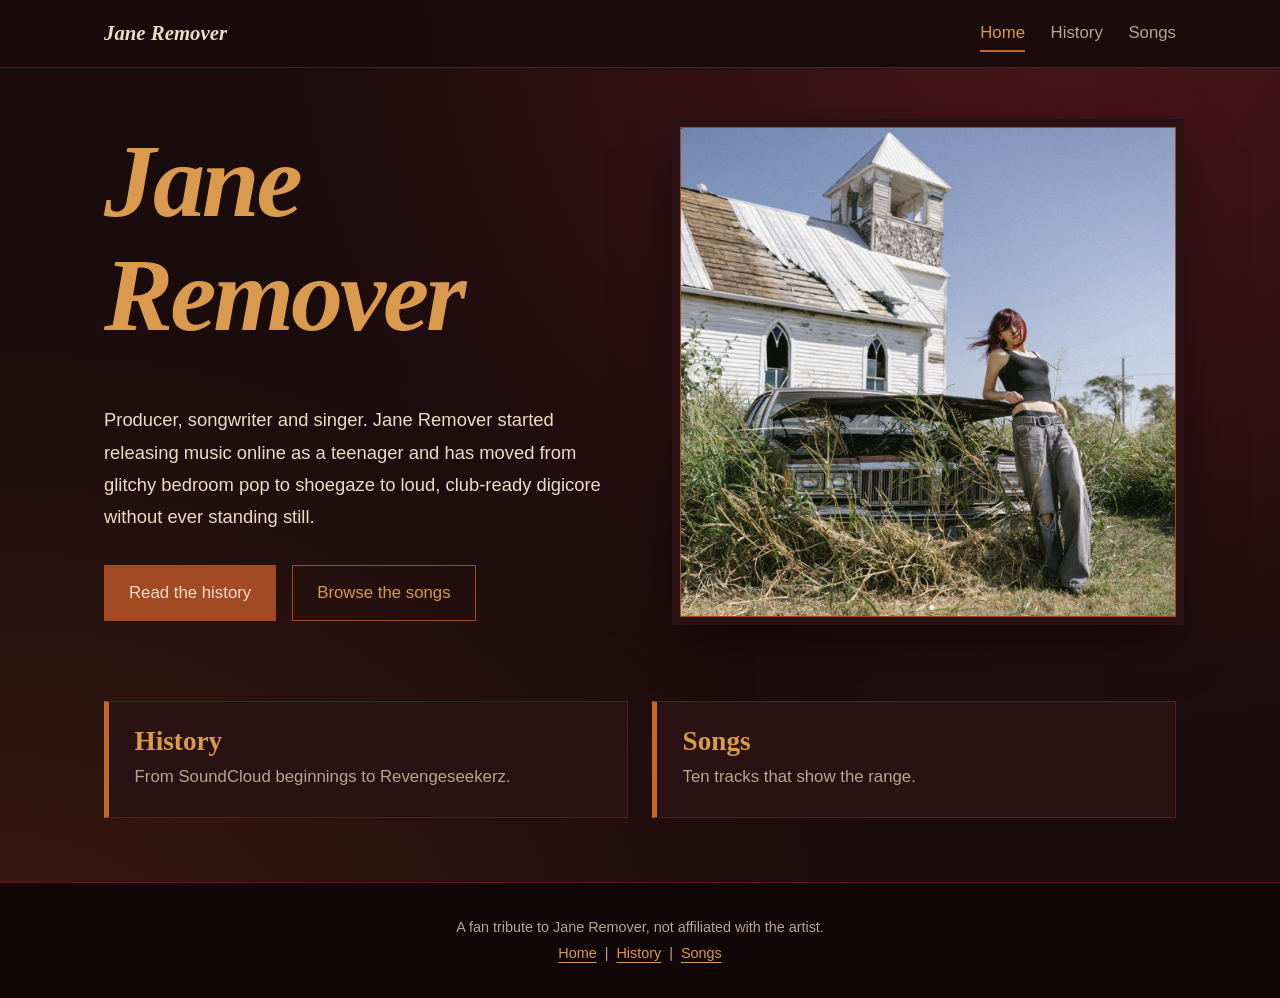
<file: index.html>
<!DOCTYPE html>
<html lang="en">
<head>
<meta charset="utf-8">
<meta name="viewport" content="width=device-width, initial-scale=1">
<title>Jane Remover: A Fan Tribute</title>
<link rel="stylesheet" href="style.css">
</head>
<body>
<header class="top"><div>
  <a class="brand" href="index.html">Jane Remover</a>
  <nav aria-label="Main">
    <a href="index.html" aria-current="page">Home</a>
    <a href="history.html">History</a>
    <a href="songs.html">Songs</a>
  </nav>
</div></header>
<main>
<section class="hero">
  <div>
    <h1>Jane Remover</h1>
    <p class="lede">Producer, songwriter and singer. Jane Remover started releasing music online as a teenager and has moved from glitchy bedroom pop to shoegaze to loud, club-ready digicore without ever standing still.</p>
    <div class="btns">
      <a class="btn" href="history.html">Read the history</a>
      <a class="btn alt" href="songs.html">Browse the songs</a>
    </div>
  </div>
  <figure class="frame">
    <img src="church.png" alt="A person with red hair leaning on an abandoned car in tall grass in front of a weathered white church under a blue sky">
  </figure>
</section>
<section class="paths" aria-label="Explore the site">
  <a href="history.html"><h2>History</h2><p>From SoundCloud beginnings to Revengeseekerz.</p></a>
  <a href="songs.html"><h2>Songs</h2><p>Ten tracks that show the range.</p></a>
</section>
</main>
<footer>A fan tribute to Jane Remover, not affiliated with the artist.<br>
<a href="index.html">Home</a> &nbsp;|&nbsp; <a href="history.html">History</a> &nbsp;|&nbsp; <a href="songs.html">Songs</a></footer>
</body>
</html>
</file>
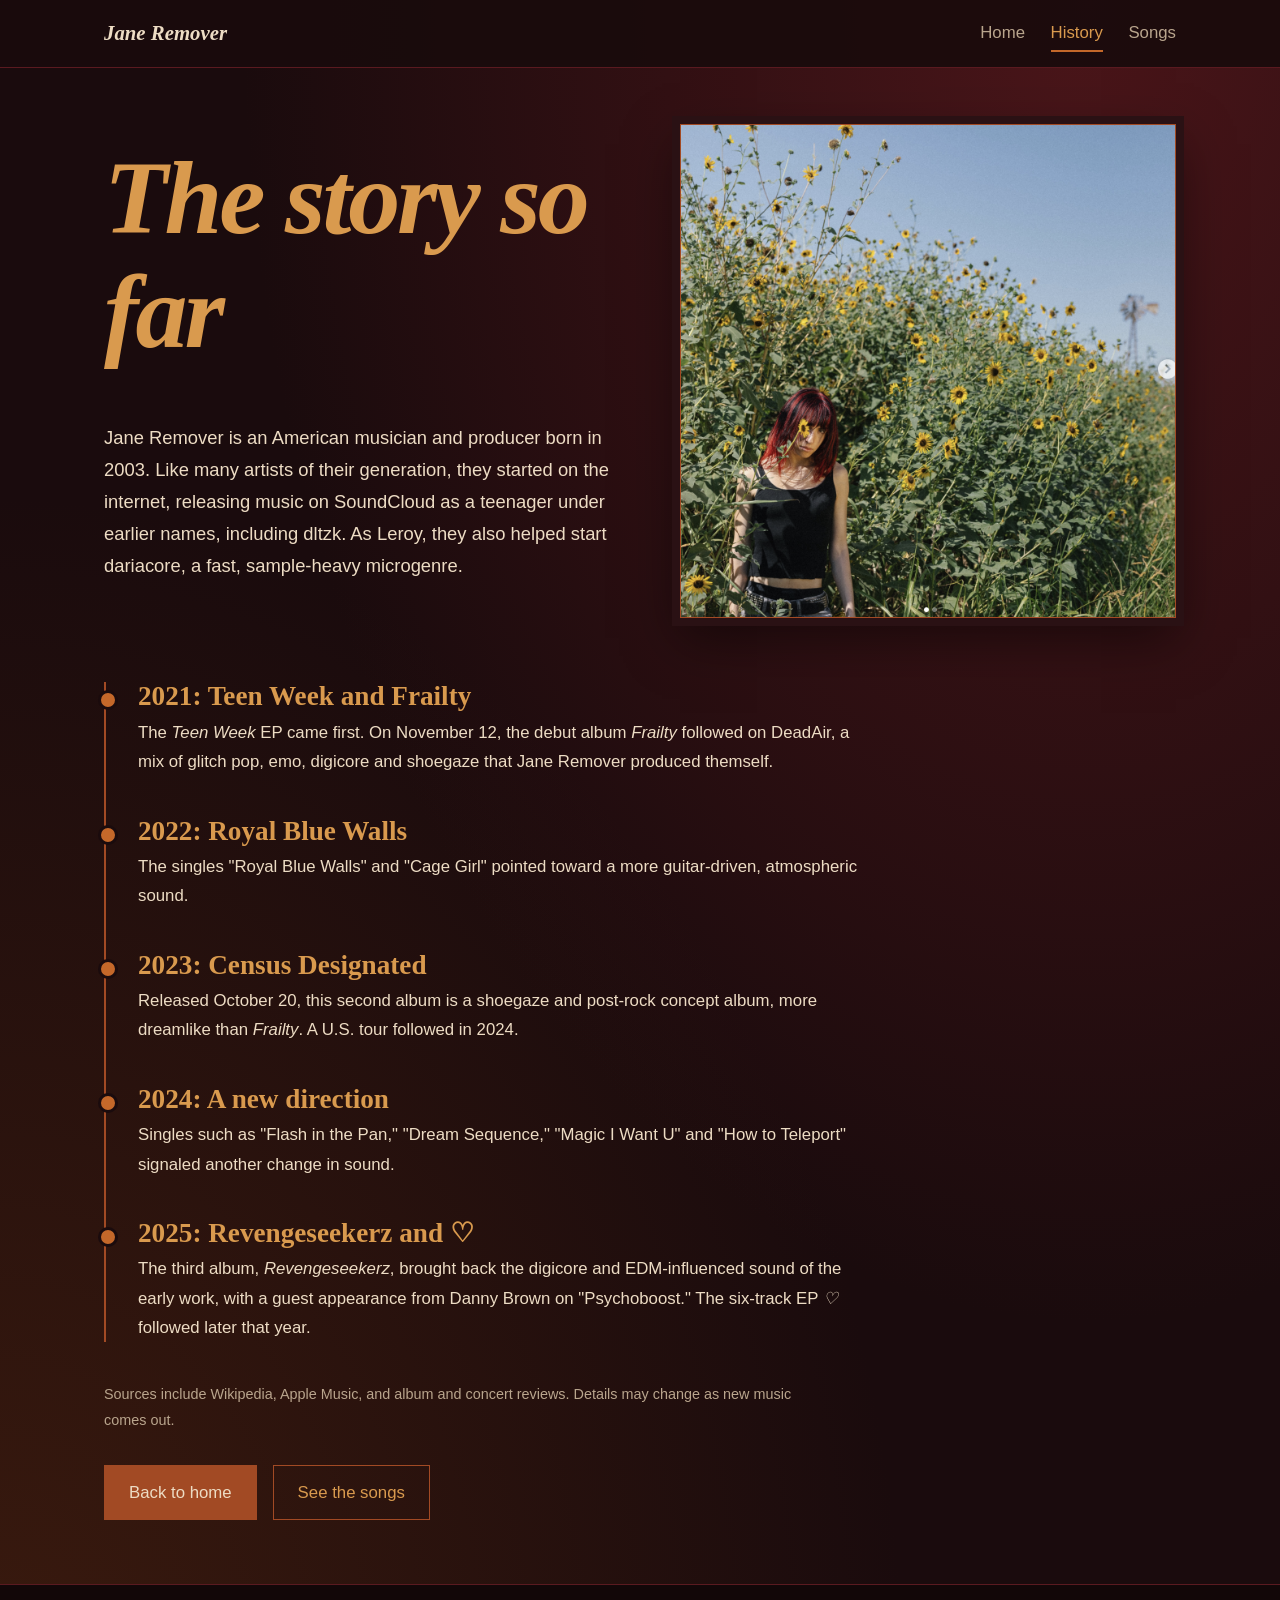
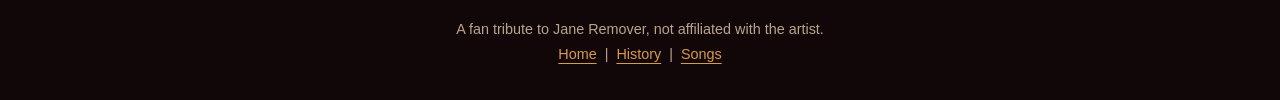
<file: history.html>
<!DOCTYPE html>
<html lang="en">
<head>
<meta charset="utf-8">
<meta name="viewport" content="width=device-width, initial-scale=1">
<title>History | Jane Remover</title>
<link rel="stylesheet" href="style.css">
</head>
<body>
<header class="top"><div>
  <a class="brand" href="index.html">Jane Remover</a>
  <nav aria-label="Main">
    <a href="index.html">Home</a>
    <a href="history.html" aria-current="page">History</a>
    <a href="songs.html">Songs</a>
  </nav>
</div></header>
<main>
<section class="hero">
  <div>
    <h1 class="page-title">The story so far</h1>
    <p class="lede">Jane Remover is an American musician and producer born in 2003. Like many artists of their generation, they started on the internet, releasing music on SoundCloud as a teenager under earlier names, including dltzk. As Leroy, they also helped start dariacore, a fast, sample-heavy microgenre.</p>
  </div>
  <figure class="frame yellow">
    <img src="sunflowers.png" alt="A person with red hair standing in a field of tall yellow sunflowers, one flower covering one eye">
  </figure>
</section>
<div class="timeline">
  <section><h2>2021: Teen Week and Frailty</h2><p>The <em>Teen Week</em> EP came first. On November 12, the debut album <em>Frailty</em> followed on DeadAir, a mix of glitch pop, emo, digicore and shoegaze that Jane Remover produced themself.</p></section>
  <section><h2>2022: Royal Blue Walls</h2><p>The singles "Royal Blue Walls" and "Cage Girl" pointed toward a more guitar-driven, atmospheric sound.</p></section>
  <section><h2>2023: Census Designated</h2><p>Released October 20, this second album is a shoegaze and post-rock concept album, more dreamlike than <em>Frailty</em>. A U.S. tour followed in 2024.</p></section>
  <section><h2>2024: A new direction</h2><p>Singles such as "Flash in the Pan," "Dream Sequence," "Magic I Want U" and "How to Teleport" signaled another change in sound.</p></section>
  <section><h2>2025: Revengeseekerz and ♡</h2><p>The third album, <em>Revengeseekerz</em>, brought back the digicore and EDM-influenced sound of the early work, with a guest appearance from Danny Brown on "Psychoboost." The six-track EP <em>♡</em> followed later that year.</p></section>
</div>
<p class="note">Sources include Wikipedia, Apple Music, and album and concert reviews. Details may change as new music comes out.</p>
<div class="btns"><a class="btn" href="index.html">Back to home</a><a class="btn alt" href="songs.html">See the songs</a></div>
</main>
<footer>A fan tribute to Jane Remover, not affiliated with the artist.<br>
<a href="index.html">Home</a> &nbsp;|&nbsp; <a href="history.html">History</a> &nbsp;|&nbsp; <a href="songs.html">Songs</a></footer>
</body>
</html>
</file>
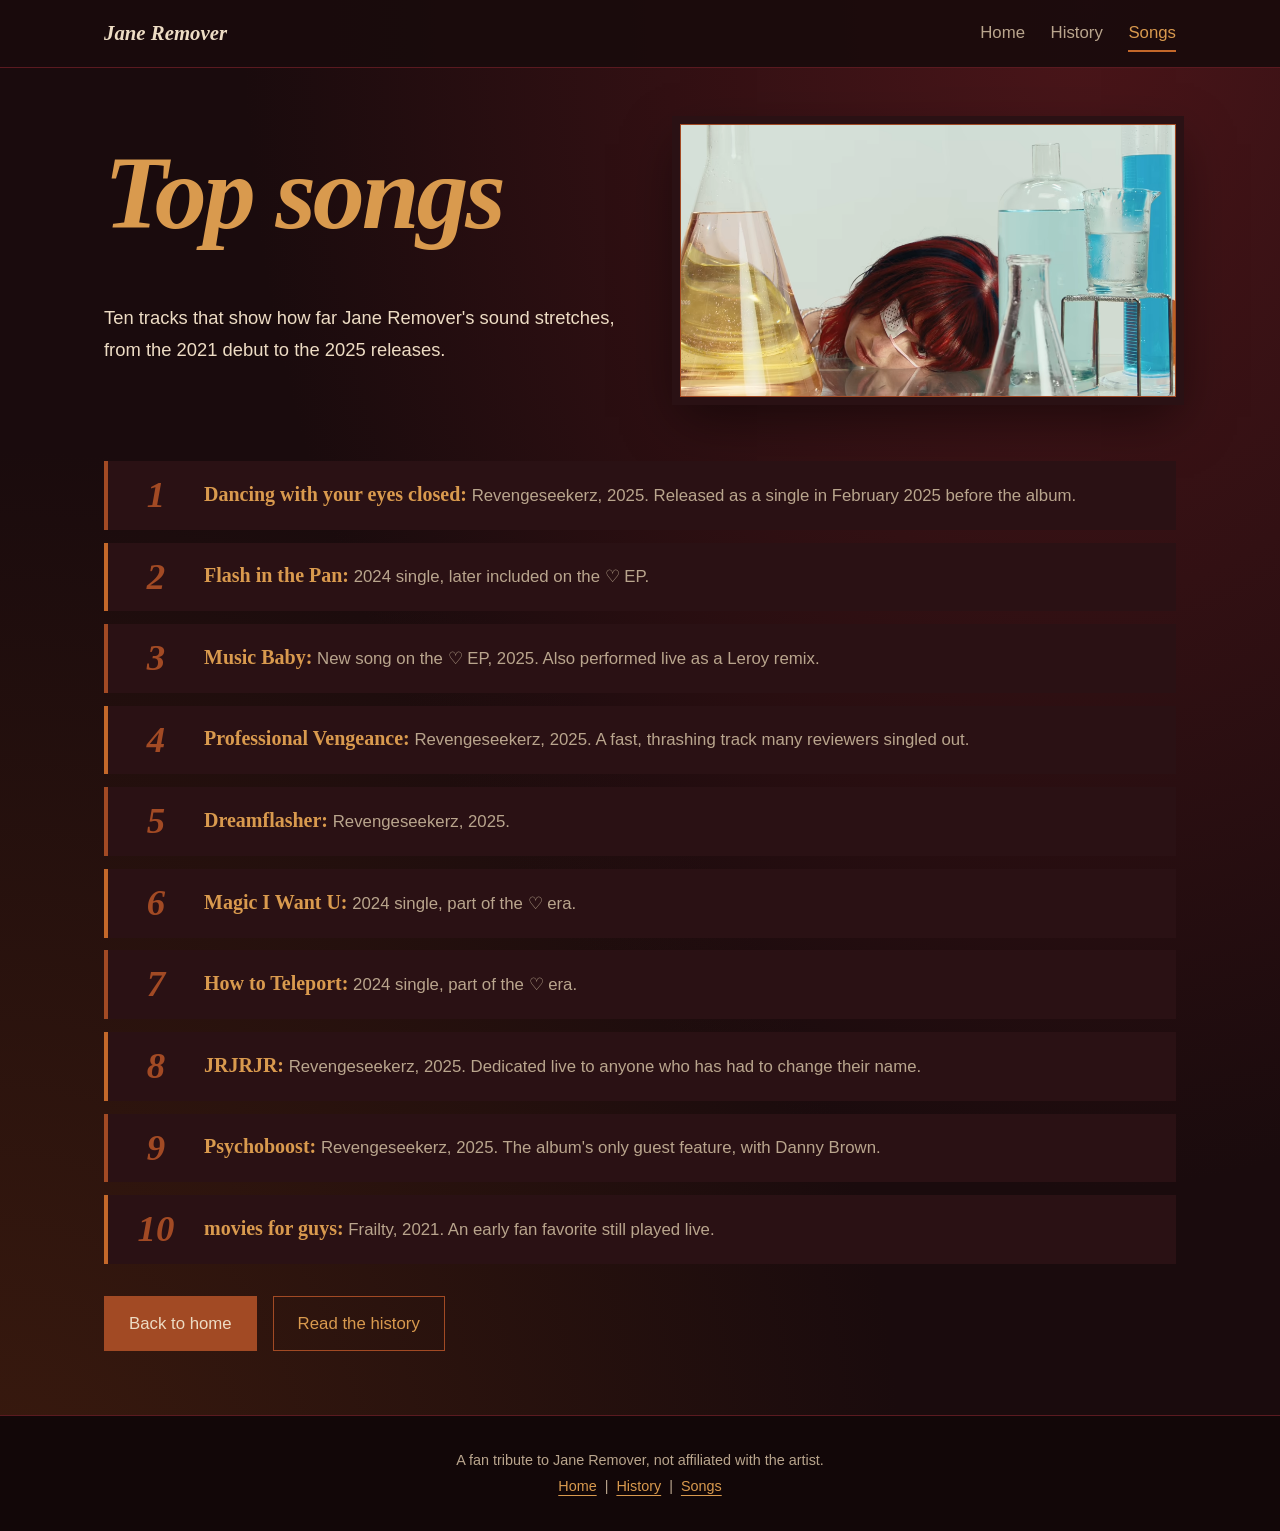
<file: songs.html>
<!DOCTYPE html>
<html lang="en">
<head>
<meta charset="utf-8">
<meta name="viewport" content="width=device-width, initial-scale=1">
<title>Songs | Jane Remover</title>
<link rel="stylesheet" href="style.css">
</head>
<body>
<header class="top"><div>
  <a class="brand" href="index.html">Jane Remover</a>
  <nav aria-label="Main">
    <a href="index.html">Home</a>
    <a href="history.html">History</a>
    <a href="songs.html" aria-current="page">Songs</a>
  </nav>
</div></header>
<main>
<section class="hero">
  <div>
    <h1 class="page-title">Top songs</h1>
    <p class="lede">Ten tracks that show how far Jane Remover's sound stretches, from the 2021 debut to the 2025 releases.</p>
  </div>
  <figure class="frame blue">
    <img src="lab.png" alt="A person with red hair resting their head on a lab table among glass flasks and beakers of blue and yellow liquid">
  </figure>
</section>
<ol class="songs">
  <li><div><strong>Dancing with your eyes closed:</strong> <span>Revengeseekerz, 2025. Released as a single in February 2025 before the album.</span></div></li>
  <li><div><strong>Flash in the Pan:</strong> <span>2024 single, later included on the ♡ EP.</span></div></li>
  <li><div><strong>Music Baby:</strong> <span>New song on the ♡ EP, 2025. Also performed live as a Leroy remix.</span></div></li>
  <li><div><strong>Professional Vengeance:</strong> <span>Revengeseekerz, 2025. A fast, thrashing track many reviewers singled out.</span></div></li>
  <li><div><strong>Dreamflasher:</strong> <span>Revengeseekerz, 2025.</span></div></li>
  <li><div><strong>Magic I Want U:</strong> <span>2024 single, part of the ♡ era.</span></div></li>
  <li><div><strong>How to Teleport:</strong> <span>2024 single, part of the ♡ era.</span></div></li>
  <li><div><strong>JRJRJR:</strong> <span>Revengeseekerz, 2025. Dedicated live to anyone who has had to change their name.</span></div></li>
  <li><div><strong>Psychoboost:</strong> <span>Revengeseekerz, 2025. The album's only guest feature, with Danny Brown.</span></div></li>
  <li><div><strong>movies for guys:</strong> <span>Frailty, 2021. An early fan favorite still played live.</span></div></li>
</ol>
<div class="btns"><a class="btn" href="index.html">Back to home</a><a class="btn alt" href="history.html">Read the history</a></div>
</main>
<footer>A fan tribute to Jane Remover, not affiliated with the artist.<br>
<a href="index.html">Home</a> &nbsp;|&nbsp; <a href="history.html">History</a> &nbsp;|&nbsp; <a href="songs.html">Songs</a></footer>
</body>
</html>
</file>
<file: style.css>
:root{
  --bg:#1a0b0d;--panel:#2a1114;--oxblood:#5a1a20;--rust:#a24a24;--orange:#c4682a;--amber:#d99a4e;--cream:#eddcc4;--muted:#b9a58d;
  --serif:Georgia,"Palatino Linotype",Palatino,serif;
  --sans:"Trebuchet MS","Segoe UI",Verdana,sans-serif;
}
*{box-sizing:border-box}
body{margin:0;color:var(--cream);font:1.05rem/1.75 var(--sans);
  background:radial-gradient(ellipse at 85% 0,#4a1519 0,transparent 55%),radial-gradient(ellipse at 0 100%,#3a1a0e 0,transparent 50%),var(--bg)}
h1,h2,h3{font-family:var(--serif);line-height:1.1;margin:0 0 .5em;font-weight:700}
a{color:var(--amber);text-underline-offset:4px}
a:focus-visible{outline:3px solid var(--amber);outline-offset:3px}
img{max-width:100%;height:auto;display:block}

.top{position:sticky;top:0;z-index:10;background:rgba(26,11,13,.92);border-bottom:1px solid var(--oxblood)}
.top div{max-width:70rem;margin:0 auto;padding:.9rem 1.5rem;display:flex;justify-content:space-between;align-items:center;flex-wrap:wrap;gap:.5rem}
.brand{font:italic 700 1.3rem var(--serif);color:var(--cream);text-decoration:none}
.top nav{display:flex;gap:1.6rem}
.top nav a{color:var(--muted);text-decoration:none;padding:.2rem 0;border-bottom:2px solid transparent}
.top nav a:hover{color:var(--cream);border-color:var(--rust)}
.top nav a[aria-current]{color:var(--amber);border-color:var(--orange)}

main{max-width:70rem;margin:0 auto;padding:3.5rem 1.5rem 4rem}
.hero{display:grid;grid-template-columns:1.05fr 1fr;gap:3.5rem;align-items:center}
.hero h1{font-size:clamp(3.2rem,9vw,6.5rem);font-style:italic;letter-spacing:-.03em;color:var(--amber);animation:rise 1s ease both}
.page-title{font-size:clamp(2.4rem,6vw,4.4rem);font-style:italic;color:var(--amber)}
.lede{font-size:1.15rem;max-width:34rem;color:var(--cream)}
.frame{margin:0;border:1px solid var(--rust);box-shadow:0 0 0 8px var(--panel),0 20px 50px rgba(0,0,0,.5)}
.frame img{width:100%}

.btns{display:flex;gap:1rem;flex-wrap:wrap;margin-top:2rem}
.btn{display:inline-block;padding:.75rem 1.5rem;background:var(--rust);color:var(--cream);text-decoration:none;border:1px solid var(--rust);transition:background .2s}
.btn:hover{background:var(--orange)}
.btn.alt{background:transparent;color:var(--amber);border-color:var(--rust)}
.btn.alt:hover{background:var(--oxblood)}

.paths{display:grid;grid-template-columns:repeat(2,1fr);gap:1.5rem;margin-top:5rem}
.paths a{display:block;padding:1.6rem;background:var(--panel);color:var(--cream);text-decoration:none;border:1px solid var(--oxblood);border-left:5px solid var(--orange)}
.paths a:hover{background:var(--oxblood)}
.paths h2{font-size:1.7rem;color:var(--amber);margin-bottom:.2em}
.paths p{margin:0;color:var(--muted)}

.timeline{max-width:48rem;margin:4rem 0 0;border-left:2px solid var(--rust);padding-left:2rem}
.timeline section{position:relative;margin-bottom:2.5rem}
.timeline section::before{content:"";position:absolute;left:calc(-2rem - 8px);top:.5rem;width:14px;height:14px;border-radius:50%;background:var(--orange);border:3px solid var(--bg)}
.timeline h2{font-size:1.7rem;color:var(--amber);margin-bottom:.2em}
.timeline p{margin:0}

.songs{list-style:none;counter-reset:s;padding:0;margin:4rem 0 0;display:grid;gap:.8rem}
.songs li{counter-increment:s;display:grid;grid-template-columns:4rem 1fr;gap:1rem;align-items:center;background:var(--panel);padding:1rem 1.5rem 1rem 1rem;border-left:4px solid var(--rust)}
.songs li:nth-child(even){border-color:var(--orange)}
.songs li::before{content:counter(s);font:italic 700 2.3rem/1 var(--serif);color:var(--rust);text-align:center}
.songs strong{font:700 1.25rem var(--serif);color:var(--amber)}
.songs span{color:var(--muted)}
.note{font-size:.9rem;color:var(--muted);max-width:44rem;margin-top:2rem}

footer{background:#120708;color:var(--muted);text-align:center;padding:2rem 1rem;font-size:.9rem;border-top:1px solid var(--oxblood)}
@keyframes rise{from{opacity:0;transform:translateY(16px)}to{opacity:1;transform:none}}
@media(prefers-reduced-motion:reduce){.hero h1{animation:none}.btn{transition:none}}
@media(max-width:820px){.hero{grid-template-columns:1fr;gap:3rem}.paths{grid-template-columns:1fr}.songs li{grid-template-columns:2.8rem 1fr}}
</file>
